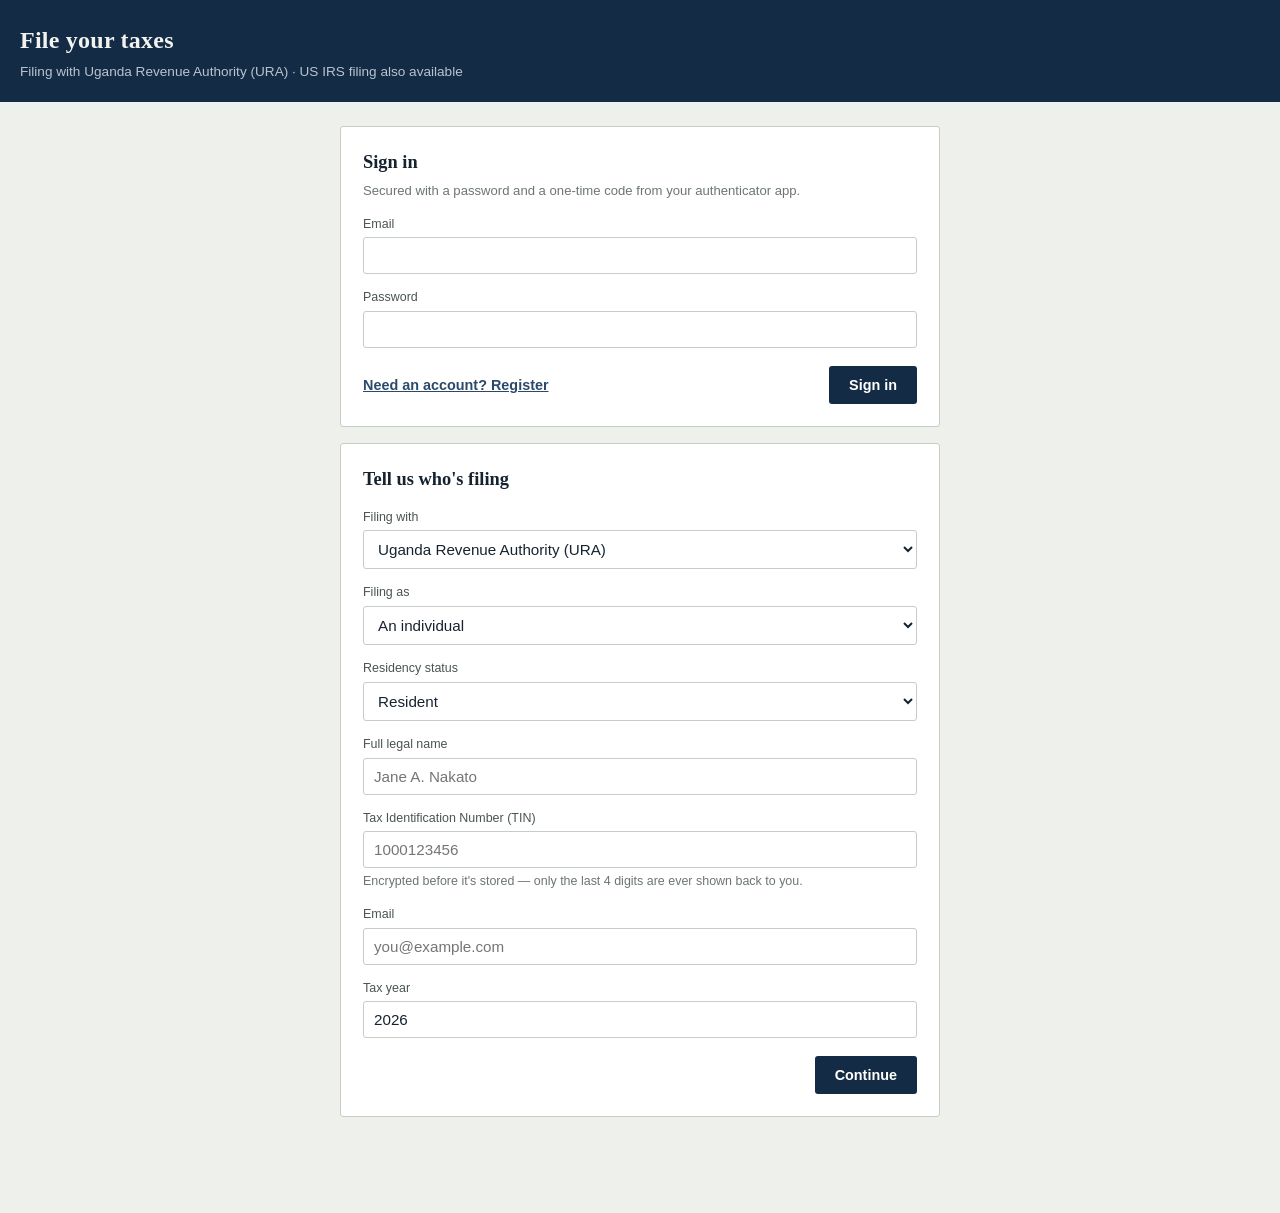
<file: index.html>
<!doctype html>
<html lang="en">
<head>
<meta charset="utf-8">
<meta name="viewport" content="width=device-width, initial-scale=1">
<title>File your taxes</title>
<style>
  :root{
    --ink:#16232F;
    --navy:#142B45;
    --navy-dim:#2B4A6B;
    --paper:#EEF0EC;
    --paper-raised:#FFFFFF;
    --line:#C7CCC4;
    --ochre:#A8791E;
    --good:#31614C;
    --bad:#9C3A2E;
    --radius:3px;
  }
  *{box-sizing:border-box;}
  body{
    margin:0;
    background:var(--paper);
    color:var(--ink);
    font-family:"Iowan Old Style","Georgia",serif;
    line-height:1.5;
  }
  .ui{font-family:-apple-system,"Segoe UI",Helvetica,Arial,sans-serif;}
  header{
    background:var(--navy);
    color:#F2F3EF;
    padding:22px 20px 20px;
    display:flex;justify-content:space-between;align-items:flex-start;
  }
  header h1{margin:0 0 4px;font-size:1.5rem;font-weight:600;letter-spacing:0.01em;}
  header p{margin:0;font-family:-apple-system,"Segoe UI",Helvetica,Arial,sans-serif;font-size:0.85rem;color:#B9C3CE;}
  #signOutBtn,#changePasswordBtn{background:none;border:1px solid #4A6B8A;color:#D7DEE5;border-radius:var(--radius);padding:6px 12px;font-family:-apple-system,sans-serif;font-size:0.78rem;cursor:pointer;}
  .steps{display:flex;font-family:-apple-system,"Segoe UI",Helvetica,Arial,sans-serif;font-size:0.75rem;border-bottom:1px solid var(--line);background:var(--paper-raised);}
  .step{flex:1;text-align:center;padding:10px 3px;color:#8A9088;border-bottom:2px solid transparent;}
  .step.active{color:var(--navy);border-bottom-color:var(--ochre);font-weight:600;}
  .step.done{color:var(--good);}
  main{max-width:640px;margin:0 auto;padding:24px 20px 80px;}
  .card{background:var(--paper-raised);border:1px solid var(--line);border-radius:var(--radius);padding:22px;margin-bottom:16px;}
  .card h2{margin:0 0 4px;font-size:1.15rem;font-weight:600;}
  .card .sub{font-family:-apple-system,sans-serif;font-size:0.82rem;color:#6C766F;margin:0 0 14px;}
  label{display:block;font-family:-apple-system,"Segoe UI",Helvetica,Arial,sans-serif;font-size:0.78rem;color:#4A554F;margin:14px 0 4px;}
  input,select{width:100%;padding:9px 10px;border:1px solid var(--line);border-radius:var(--radius);font-size:0.95rem;font-family:-apple-system,"Segoe UI",Helvetica,Arial,sans-serif;background:#fff;color:var(--ink);}
  input:focus,select:focus,button:focus{outline:2px solid var(--navy-dim);outline-offset:1px;}
  .row{display:flex;gap:12px;}
  .row > div{flex:1;}
  button{font-family:-apple-system,"Segoe UI",Helvetica,Arial,sans-serif;cursor:pointer;border:none;border-radius:var(--radius);padding:11px 20px;font-size:0.9rem;font-weight:600;}
  .btn-primary{background:var(--navy);color:#fff;}
  .btn-primary:hover{background:var(--navy-dim);}
  .btn-primary:disabled{background:#A9B2AC;cursor:not-allowed;}
  .btn-secondary{background:transparent;color:var(--navy);border:1px solid var(--navy);}
  .btn-text{background:none;color:var(--navy-dim);padding:6px 0;text-decoration:underline;}
  .actions{display:flex;justify-content:space-between;margin-top:18px;align-items:center;}

  .question{border-bottom:1px solid #E4E6E0;padding:14px 0;}
  .question:last-child{border-bottom:none;}
  .question .qtext{font-size:0.98rem;margin-bottom:8px;}
  .yn{display:flex;gap:8px;}
  .yn button{flex:1;background:#fff;border:1px solid var(--line);color:var(--ink);font-weight:500;padding:8px;}
  .yn button.selected{background:var(--navy);color:#fff;border-color:var(--navy);}
  .amount-reveal{margin-top:10px;display:flex;gap:8px;align-items:center;}
  .amount-reveal input{flex:1;}

  .upload-box{border:1px dashed var(--line);border-radius:var(--radius);padding:14px;text-align:center;font-family:-apple-system,sans-serif;font-size:0.82rem;color:#6C766F;margin-top:16px;}
  .upload-box input[type=file]{margin-top:8px;}
  .suggestion-card{background:#F6F5EF;border:1px solid var(--line);border-radius:var(--radius);padding:12px;margin-top:10px;font-family:-apple-system,sans-serif;font-size:0.85rem;}
  .suggestion-card .note{color:var(--ochre);font-size:0.78rem;margin:4px 0 8px;}
  .suggestion-card .row{gap:8px;}

  .item-row{display:flex;justify-content:space-between;align-items:center;padding:8px 0;border-bottom:1px solid #E4E6E0;font-family:-apple-system,"Segoe UI",Helvetica,Arial,sans-serif;font-size:0.88rem;}
  .item-row .amt{font-variant-numeric:tabular-nums;}
  .item-row button{background:none;border:none;color:var(--bad);font-size:1rem;padding:0 4px;font-weight:400;}

  .summary-line{display:flex;justify-content:space-between;font-family:-apple-system,"Segoe UI",Helvetica,Arial,sans-serif;padding:6px 0;font-size:0.9rem;}
  .summary-line.total{border-top:1px solid var(--line);margin-top:6px;padding-top:12px;font-size:1.1rem;font-weight:700;}
  .refund{color:var(--good);}
  .due{color:var(--bad);}

  .validation-panel{margin-top:16px;}
  .issue{display:flex;gap:8px;align-items:flex-start;padding:8px 10px;border-radius:var(--radius);font-family:-apple-system,sans-serif;font-size:0.82rem;margin-bottom:6px;}
  .issue.error{background:#F6E7E4;color:var(--bad);}
  .issue.warning{background:#F4EEDD;color:var(--ochre);}

  .disclaimer{font-family:-apple-system,"Segoe UI",Helvetica,Arial,sans-serif;font-size:0.72rem;color:#6C766F;background:#E3E6DE;border-radius:var(--radius);padding:10px 12px;margin-top:16px;}
  .confirmation{text-align:center;padding:10px 4px;}
  .confirmation .code{font-family:"SF Mono",Consolas,monospace;font-size:1.1rem;letter-spacing:0.03em;background:var(--paper);border:1px solid var(--line);border-radius:var(--radius);padding:10px;margin:14px 0;}

  .track-bar{display:flex;gap:4px;margin:16px 0;}
  .track-seg{flex:1;height:6px;border-radius:3px;background:#DDE1D8;}
  .track-seg.filled{background:var(--good);}
  .track-label{font-family:-apple-system,sans-serif;font-size:0.85rem;color:var(--ink);text-align:center;}

  .error{font-family:-apple-system,"Segoe UI",Helvetica,Arial,sans-serif;color:var(--bad);font-size:0.85rem;margin-top:10px;}
  .hint{font-family:-apple-system,sans-serif;font-size:0.78rem;color:#6C766F;margin-top:4px;}
  .hidden{display:none !important;}
</style>
</head>
<body>

<header>
  <div>
    <h1>File your taxes</h1>
    <p>Filing with Uganda Revenue Authority (URA) · US IRS filing also available</p>
  </div>
  <div class="hidden" id="accountActions" style="display:flex;gap:8px;">
    <button id="changePasswordBtn" onclick="openChangePassword()">Change password</button>
    <button id="signOutBtn" onclick="signOut()">Sign out</button>
  </div>
</header>

<div id="changePasswordOverlay" class="hidden" style="position:fixed;inset:0;background:rgba(22,35,47,0.55);display:flex;align-items:center;justify-content:center;padding:20px;z-index:50;">
  <div class="card ui" style="max-width:400px;width:100%;margin:0;">
    <h2>Change password</h2>
    <p class="sub">You're signed in — no email needed for this.</p>
    <label>Current password</label>
    <input type="password" id="cpCurrent" autocomplete="current-password">
    <label>New password <span class="hint">(10+ characters)</span></label>
    <input type="password" id="cpNew" autocomplete="new-password">
    <label>Confirm new password</label>
    <input type="password" id="cpConfirm" autocomplete="new-password">
    <div class="actions">
      <button class="btn-text" type="button" onclick="closeChangePassword()">Cancel</button>
      <button class="btn-primary" type="button" onclick="submitChangePassword()">Update password</button>
    </div>
    <div class="hint hidden" id="cpStatus"></div>
    <div class="error hidden" id="cpError"></div>
  </div>
</div>

<div class="steps ui hidden" id="stepper">
  <div class="step" data-step="1">Who's filing</div>
  <div class="step" data-step="2">Income</div>
  <div class="step" data-step="3">Deductions</div>
  <div class="step" data-step="4">Review</div>
  <div class="step" data-step="5">File</div>
</div>

<main>

  <!-- Step 0: Auth -->
  <section class="card" id="screen-0">
    <h2 id="authHeading">Sign in</h2>
    <p class="sub">Secured with a password and a one-time code from your authenticator app.</p>

    <div id="authLoginForm">
      <label>Email</label>
      <input type="email" id="authEmail">
      <label>Password</label>
      <input type="password" id="authPassword">
      <div class="actions">
        <button class="btn-text" onclick="toggleAuthMode()">Need an account? Register</button>
        <button class="btn-primary" onclick="doLogin()">Sign in</button>
      </div>
    </div>

    <div id="authRegisterForm" class="hidden">
      <label>Email</label>
      <input type="email" id="regEmail">
      <label>Password <span class="hint">(10+ characters)</span></label>
      <input type="password" id="regPassword">
      <div class="actions">
        <button class="btn-text" onclick="toggleAuthMode()">Already have an account? Sign in</button>
        <button class="btn-primary" onclick="doRegister()">Create account</button>
      </div>
    </div>

    <div id="mfaSetupForm" class="hidden">
      <p class="sub">Scan this into an authenticator app (Google Authenticator, Authy, 1Password), then enter the 6-digit code it shows.</p>
      <div class="upload-box" id="mfaUriBox" style="word-break:break-all;font-family:monospace;font-size:0.72rem;"></div>
      <label>6-digit code</label>
      <input type="text" id="mfaSetupCode" maxlength="6" inputmode="numeric">
      <div class="actions"><span></span><button class="btn-primary" onclick="confirmMfaSetup()">Enable MFA</button></div>
    </div>

    <div id="mfaLoginForm" class="hidden">
      <label>6-digit code from your authenticator app</label>
      <input type="text" id="mfaLoginCode" maxlength="6" inputmode="numeric">
      <div class="actions"><span></span><button class="btn-primary" onclick="confirmMfaLogin()">Verify</button></div>
    </div>

    <div class="error hidden" id="err-0"></div>
  </section>

  <!-- Step 1: Who's filing -->
  <section class="card hidden" id="screen-1">
    <h2>Tell us who's filing</h2>
    <label>Filing with</label>
    <select id="jurisdiction">
      <option value="UG_URA">Uganda Revenue Authority (URA)</option>
      <option value="US_IRS">United States (IRS)</option>
    </select>

    <label>Filing as</label>
    <select id="taxpayerType">
      <option value="individual">An individual</option>
      <option value="business">A business</option>
    </select>

    <div id="businessSubtypeWrap" class="hidden">
      <label>Business type</label>
      <select id="entitySubtype">
        <option value="sole_proprietor">Sole proprietor</option>
        <option value="llc">LLC</option>
        <option value="corporation">Corporation</option>
      </select>
      <p class="hint" id="presumptiveHint">Sole proprietors with turnover up to UGX 150,000,000/year are taxed under URA's simplified presumptive tax on turnover, not on profit.</p>
    </div>

    <div id="filingStatusWrap">
      <label id="filingStatusLabel">Residency status</label>
      <select id="filingStatus">
        <option value="resident">Resident</option>
        <option value="non_resident" disabled>Non-resident (not yet available)</option>
      </select>
    </div>

    <label id="nameLabel">Full legal name</label>
    <input type="text" id="legalName" placeholder="Jane A. Nakato">

    <label id="idLabel">Tax Identification Number (TIN)</label>
    <input type="text" id="taxId" placeholder="1000123456">
    <p class="hint">Encrypted before it's stored — only the last 4 digits are ever shown back to you.</p>

    <label>Email</label>
    <input type="email" id="email" placeholder="you@example.com">

    <div class="row">
      <div><label>Tax year</label><input type="number" id="taxYear" value="2026"></div>
    </div>

    <div class="actions">
      <span></span>
      <button class="btn-primary" onclick="startReturn()">Continue</button>
    </div>
    <div class="error hidden" id="err-1"></div>
  </section>

  <!-- Step 2: Income (interview style) -->
  <section class="card hidden" id="screen-2">
    <h2 id="incomeHeading">Let's talk about your income</h2>
    <p class="sub">Answer what applies to you — skip the rest.</p>
    <div id="incomeQuestions"></div>

    <div class="upload-box">
      Have a W-2 or 1099 on hand? Upload it and we'll try to read it for you.
      <br><input type="file" id="docFile" accept=".pdf,.jpg,.jpeg,.png">
      <select id="docType" style="margin-top:8px;">
        <option value="payslip">Payslip / employer statement</option>
        <option value="withholding_cert">Withholding tax certificate</option>
      </select>
      <div><button class="btn-secondary" style="margin-top:8px;" onclick="uploadDocument()">Upload &amp; scan</button></div>
      <div id="docSuggestions"></div>
    </div>

    <div class="actions">
      <button class="btn-secondary" onclick="goStep(1)">Back</button>
      <button class="btn-primary" onclick="goStep(3)">Continue</button>
    </div>
  </section>

  <!-- Step 3: Deductions / Expenses (interview style) -->
  <section class="card hidden" id="screen-3">
    <h2 id="deductionsHeading">A few questions about deductions</h2>
    <p class="sub" id="deductionNote"></p>
    <div id="deductionQuestions"></div>
    <div class="actions">
      <button class="btn-secondary" onclick="goStep(2)">Back</button>
      <button class="btn-primary" onclick="calculateAndReview()">Calculate</button>
    </div>
  </section>

  <!-- Step 4: Review -->
  <section class="card hidden" id="screen-4">
    <h2>Review your return</h2>
    <div class="summary-line"><span>Gross income</span><span id="sumGross">$0</span></div>
    <div class="summary-line"><span>Deductions</span><span id="sumDeductions">$0</span></div>
    <div class="summary-line"><span>Taxable income</span><span id="sumTaxable">$0</span></div>
    <div class="summary-line"><span>Effective rate</span><span id="sumRate">0%</span></div>
    <div class="summary-line total" id="sumFinalRow"><span id="sumFinalLabel">Amount due</span><span id="sumFinal">$0</span></div>

    <div class="validation-panel" id="validationPanel"></div>

    <p class="disclaimer">This is a simplified estimate for demonstration purposes and is not tax advice. Actual liability depends on rules this prototype does not model.</p>
    <div class="actions">
      <button class="btn-secondary" onclick="goStep(3)">Back</button>
      <button class="btn-primary" id="continueToFileBtn" onclick="goStep(5)">Continue to file</button>
    </div>
  </section>

  <!-- Step 5: Sign + Submit + Tracking -->
  <section class="card hidden" id="screen-5">
    <div id="signBlock">
      <h2>Sign your return</h2>
      <p class="ui" style="font-size:0.9rem;color:#4A554F;">Type your full legal name to sign — this is recorded with a timestamp and tied to this exact version of your numbers. If anything changes afterward, you'll need to sign again.</p>
      <label>Full legal name</label>
      <input type="text" id="signName">
      <div class="actions">
        <button class="btn-secondary" onclick="goStep(4)">Back</button>
        <button class="btn-primary" onclick="signReturn()">Sign</button>
      </div>
      <div class="error hidden" id="err-sign"></div>
    </div>

    <div id="preSubmit" class="hidden">
      <h2>File your return</h2>
      <p class="ui" style="font-size:0.9rem;color:#4A554F;">This sends your return for processing. You'll get a confirmation code once it's accepted, and can track its status right here.</p>
      <div class="actions">
        <button class="btn-secondary" onclick="unsign()">Back</button>
        <button class="btn-primary" onclick="submitReturn()">File now</button>
      </div>
    </div>

    <div id="confirmationBlock" class="confirmation hidden">
      <p>Your return has been accepted.</p>
      <div class="code" id="confirmationCode"></div>
      <div class="track-bar">
        <div class="track-seg" id="seg1"></div>
        <div class="track-seg" id="seg2"></div>
        <div class="track-seg" id="seg3"></div>
      </div>
      <p class="track-label" id="trackLabel">Checking status…</p>
      <p class="hint" id="trackNote"></p>
      <button class="btn-text" onclick="location.reload()">File another return</button>
    </div>
  </section>

</main>

<script>
const API = "/tax";
const AUTH_API = "/auth";
let sessionToken = null;
let pendingSessionToken = null;
let authMode = "login";
let state = { taxpayerId: null, returnId: null, taxpayerType: "individual", jurisdiction: "UG_URA" };

const $ = id => document.getElementById(id);
function money(n){
  const jurisdiction = state.jurisdiction || "UG_URA";
  if (jurisdiction === "UG_URA") return "UGX " + Math.round(Number(n)).toLocaleString();
  return "$" + Number(n).toLocaleString(undefined, {minimumFractionDigits:2, maximumFractionDigits:2});
}

// ---------------- Auth ----------------

function toggleAuthMode(){
  authMode = authMode === "login" ? "register" : "login";
  $("authLoginForm").classList.toggle("hidden", authMode !== "login");
  $("authRegisterForm").classList.toggle("hidden", authMode !== "register");
}

async function doRegister(){
  hideErr0();
  try{
    const res = await fetch(AUTH_API + "/register", {method:"POST", headers:{"Content-Type":"application/json"},
      body: JSON.stringify({email: $("regEmail").value.trim(), password: $("regPassword").value})});
    const data = await res.json();
    if (!res.ok) throw new Error(data.detail || "Registration failed");
    // Log them in immediately to get a session token to attach MFA setup to.
    const loginRes = await fetch(AUTH_API + "/login", {method:"POST", headers:{"Content-Type":"application/json"},
      body: JSON.stringify({email: $("regEmail").value.trim(), password: $("regPassword").value})});
    const loginData = await loginRes.json();
    pendingSessionToken = loginData.session_token;
    showMfaSetup(data.provisioning_uri, data.mfa_secret);
  }catch(e){ showErr0(e.message); }
}

function showMfaSetup(uri, secret){
  $("authLoginForm").classList.add("hidden");
  $("authRegisterForm").classList.add("hidden");
  $("mfaSetupForm").classList.remove("hidden");
  $("authHeading").textContent = "Set up two-factor authentication";
  $("mfaUriBox").textContent = uri + "\n\n(Manual entry key: " + secret + ")";
}

async function confirmMfaSetup(){
  hideErr0();
  try{
    const res = await fetch(AUTH_API + "/mfa/verify", {method:"POST", headers:{"Content-Type":"application/json"},
      body: JSON.stringify({session_token: pendingSessionToken, code: $("mfaSetupCode").value})});
    const data = await res.json();
    if (!res.ok) throw new Error(data.detail || "Could not verify code");
    sessionToken = pendingSessionToken;
    onAuthed();
  }catch(e){ showErr0(e.message); }
}

async function doLogin(){
  hideErr0();
  try{
    const res = await fetch(AUTH_API + "/login", {method:"POST", headers:{"Content-Type":"application/json"},
      body: JSON.stringify({email: $("authEmail").value.trim(), password: $("authPassword").value})});
    const data = await res.json();
    if (!res.ok) throw new Error(data.detail || "Sign in failed");
    if (data.mfa_required){
      pendingSessionToken = data.session_token;
      $("authLoginForm").classList.add("hidden");
      $("mfaLoginForm").classList.remove("hidden");
      $("authHeading").textContent = "Enter your authenticator code";
    } else {
      sessionToken = data.session_token;
      onAuthed();
    }
  }catch(e){ showErr0(e.message); }
}

async function confirmMfaLogin(){
  hideErr0();
  try{
    const res = await fetch(AUTH_API + "/mfa/verify", {method:"POST", headers:{"Content-Type":"application/json"},
      body: JSON.stringify({session_token: pendingSessionToken, code: $("mfaLoginCode").value})});
    const data = await res.json();
    if (!res.ok) throw new Error(data.detail || "Incorrect code");
    sessionToken = pendingSessionToken;
    onAuthed();
  }catch(e){ showErr0(e.message); }
}

function signOut(){ location.reload(); }
function showErr0(msg){ $("err-0").textContent = msg; $("err-0").classList.remove("hidden"); }
function hideErr0(){ $("err-0").classList.add("hidden"); }

function onAuthed(){
  $("screen-0").classList.add("hidden");
  $("stepper").classList.remove("hidden");
  $("accountActions").classList.remove("hidden");
  goStep(1);
}

function openChangePassword(){
  $("cpCurrent").value = ""; $("cpNew").value = ""; $("cpConfirm").value = "";
  $("cpError").classList.add("hidden"); $("cpStatus").classList.add("hidden");
  $("changePasswordOverlay").classList.remove("hidden");
}
function closeChangePassword(){ $("changePasswordOverlay").classList.add("hidden"); }

async function submitChangePassword(){
  $("cpError").classList.add("hidden"); $("cpStatus").classList.add("hidden");
  const current_password = $("cpCurrent").value;
  const new_password = $("cpNew").value;
  const confirm = $("cpConfirm").value;
  if (new_password.length < 10){ $("cpError").textContent = "New password must be at least 10 characters."; $("cpError").classList.remove("hidden"); return; }
  if (new_password !== confirm){ $("cpError").textContent = "The new passwords do not match."; $("cpError").classList.remove("hidden"); return; }
  try{
    const data = await authedFetch(AUTH_API + "/password/change", {method:"POST", headers:{"Content-Type":"application/json"},
      body: JSON.stringify({current_password, new_password})});
    $("cpStatus").textContent = data.message || "Password updated.";
    $("cpStatus").classList.remove("hidden");
    $("cpCurrent").value = ""; $("cpNew").value = ""; $("cpConfirm").value = "";
    setTimeout(closeChangePassword, 1800);
  }catch(e){
    $("cpError").textContent = e.message;
    $("cpError").classList.remove("hidden");
  }
}

async function authedFetch(path, opts={}){
  opts.headers = Object.assign({}, opts.headers, {Authorization: "Bearer " + sessionToken});
  const res = await fetch(path, opts);
  const data = await res.json();
  if (!res.ok) throw new Error(data.detail || "Something went wrong");
  return data;
}
async function api(method, path, body){
  return authedFetch(API + path, {
    method, headers: {"Content-Type":"application/json"},
    body: body ? JSON.stringify(body) : undefined
  });
}

// ---------------- Step navigation ----------------

function setStep(n){
  document.querySelectorAll(".step").forEach(s => {
    const step = Number(s.dataset.step);
    s.classList.toggle("active", step === n);
    s.classList.toggle("done", step < n);
  });
  for (let i=1;i<=5;i++) $("screen-"+i).classList.toggle("hidden", i !== n);
}
function goStep(n){ setStep(n); }

function updateFieldLabels(){
  const isBiz = $("taxpayerType").value === "business";
  const isUG = $("jurisdiction").value === "UG_URA";
  $("businessSubtypeWrap").classList.toggle("hidden", !isBiz);
  $("filingStatusWrap").classList.toggle("hidden", isBiz);
  $("nameLabel").textContent = isBiz ? "Registered business name" : "Full legal name";
  $("legalName").placeholder = isBiz ? (isUG ? "Nakato Traders Ltd" : "Acme Trading LLC") : (isUG ? "Jane A. Nakato" : "Jane A. Doe");
  if (isUG){
    $("idLabel").textContent = "Tax Identification Number (TIN)";
    $("taxId").placeholder = "1000123456";
    $("filingStatusLabel").textContent = "Residency status";
    $("filingStatus").innerHTML = `<option value="resident">Resident</option><option value="non_resident" disabled>Non-resident (not yet available — pending verification)</option>`;
  } else {
    $("idLabel").textContent = isBiz ? "Employer Identification Number (EIN)" : "Social Security Number";
    $("taxId").placeholder = isBiz ? "00-0000000" : "000-00-0000";
    $("filingStatusLabel").textContent = "Filing status";
    $("filingStatus").innerHTML = `<option value="single">Single</option><option value="married_joint">Married, filing jointly</option><option value="head_of_household">Head of household</option>`;
  }
  const docTypeSelect = $("docType");
  if (docTypeSelect){
    docTypeSelect.innerHTML = isUG
      ? `<option value="payslip">Payslip / employer statement</option><option value="withholding_cert">Withholding tax certificate</option>`
      : `<option value="w2">W-2</option><option value="1099">1099</option>`;
  }
}
$("taxpayerType").addEventListener("change", updateFieldLabels);
$("jurisdiction").addEventListener("change", updateFieldLabels);
updateFieldLabels();

// ---------------- Interview-style questions ----------------

const UG_INDIVIDUAL_INCOME_Q = [
  {category:"Employment income", text:"Did you earn employment income (salary/wages) this year?"},
  {category:"Business/trading income", text:"Did you earn income from a trade or business you run personally?"},
  {category:"Rental income", text:"Did you earn rental income from property?"},
  {category:"Other income", text:"Any other income — commissions, freelance work, interest?"},
];
const US_INDIVIDUAL_INCOME_Q = [
  {category:"Wages (W-2)", text:"Did you receive a W-2 from an employer this year?"},
  {category:"Self-employment income", text:"Did you earn any self-employment or freelance income?"},
  {category:"Interest / dividends", text:"Did you earn interest or dividends from a bank or investment account?"},
  {category:"Other income", text:"Any other income — gig work, rental income, prizes?"},
];
const BUSINESS_INCOME_Q = [
  {category:"Business revenue", text:"What was your total business revenue (turnover) this year?", always:true},
];
const UG_INDIVIDUAL_DEDUCTION_Q = [
  {category:"NSSF contribution", text:"Did you make voluntary NSSF contributions beyond the mandatory employer deduction?"},
  {category:"Mortgage interest relief", text:"Did you pay mortgage interest on an owner-occupied home loan?"},
  {category:"Charitable donations", text:"Did you donate to a URA-exempt charitable organization?"},
];
const US_INDIVIDUAL_DEDUCTION_Q = [
  {category:"Mortgage interest", text:"Did you pay mortgage interest on a home this year?"},
  {category:"Charitable giving", text:"Did you make any charitable donations?"},
  {category:"State/local taxes", text:"Did you pay state or local taxes worth deducting?"},
  {category:"Medical expenses", text:"Did you have significant medical expenses?"},
];
const BUSINESS_EXPENSE_Q = [
  {category:"Cost of goods sold", text:"What did the goods or materials you sold cost you?"},
  {category:"Rent", text:"Did you pay rent for a business space?"},
  {category:"Payroll", text:"Did you pay any employees or contractors?"},
  {category:"Supplies", text:"Did you buy business supplies or equipment?"},
];

function renderQuestions(containerId, questions, itemKind){
  const el = $(containerId);
  el.innerHTML = "";
  questions.forEach((q, idx) => {
    const qid = containerId + "_" + idx;
    const wrap = document.createElement("div");
    wrap.className = "question";
    wrap.innerHTML = `
      <div class="qtext">${q.text}</div>
      <div class="yn ${q.always ? 'hidden' : ''}">
        <button type="button" data-val="yes">Yes</button>
        <button type="button" data-val="no">No</button>
      </div>
      <div class="amount-reveal ${q.always ? '' : 'hidden'}">
        <input type="number" placeholder="Amount" id="${qid}_amt">
        <button class="btn-secondary" type="button" onclick="commitAnswer('${qid}','${q.category}','${itemKind}')">Add</button>
      </div>
    `;
    el.appendChild(wrap);
    if (!q.always){
      const yesBtn = wrap.querySelector('[data-val="yes"]');
      const noBtn = wrap.querySelector('[data-val="no"]');
      const reveal = wrap.querySelector(".amount-reveal");
      yesBtn.onclick = () => { yesBtn.classList.add("selected"); noBtn.classList.remove("selected"); reveal.classList.remove("hidden"); };
      noBtn.onclick = () => { noBtn.classList.add("selected"); yesBtn.classList.remove("selected"); reveal.classList.add("hidden"); };
    }
  });
}

async function commitAnswer(qid, category, itemKind){
  const amt = parseFloat($(qid + "_amt").value);
  if (!amt || amt <= 0) return;
  await api("POST", `/returns/${state.returnId}/line-items`, {item_kind: itemKind, category, amount: amt});
  $(qid + "_amt").value = "";
  $(qid + "_amt").disabled = true;
  $(qid + "_amt").nextElementSibling.textContent = "Added ✓";
  $(qid + "_amt").nextElementSibling.disabled = true;
}

function setupInterview(){
  const isBiz = state.taxpayerType === "business";
  const isUG = state.jurisdiction === "UG_URA";
  renderQuestions("incomeQuestions", isBiz ? BUSINESS_INCOME_Q : (isUG ? UG_INDIVIDUAL_INCOME_Q : US_INDIVIDUAL_INCOME_Q), "income");
  $("incomeHeading").textContent = isBiz ? "Let's talk about your revenue" : "Let's talk about your income";
  renderQuestions("deductionQuestions", isBiz ? BUSINESS_EXPENSE_Q : (isUG ? UG_INDIVIDUAL_DEDUCTION_Q : US_INDIVIDUAL_DEDUCTION_Q), isBiz ? "expense" : "deduction");
  $("deductionsHeading").textContent = isBiz ? "A few questions about expenses" : "A few questions about deductions";
  if (isBiz){
    $("deductionNote").textContent = isUG
      ? "If your turnover is UGX 150,000,000 or less, sole proprietors are taxed under presumptive tax on turnover — expenses won't change what's owed in that case, but tracking them is still good practice."
      : "Sole proprietors: profit after expenses is taxed here at the self-employment rate; income tax on that profit is filed on your personal return.";
  } else {
    $("deductionNote").textContent = isUG
      ? "Uganda's tax-free threshold already covers most individual relief — these are the main additional deductions URA allows."
      : "You'll automatically get the larger of your itemized deductions or the standard deduction — no need to total those yourself.";
  }
}

// ---------------- Registration flow ----------------

async function startReturn(){
  $("err-1").classList.add("hidden");
  state.taxpayerType = $("taxpayerType").value;
  state.jurisdiction = $("jurisdiction").value;
  const body = {
    taxpayer_type: state.taxpayerType,
    legal_name: $("legalName").value.trim(),
    tax_id: $("taxId").value.trim(),
    email: $("email").value.trim(),
    jurisdiction: state.jurisdiction,
  };
  if (state.taxpayerType === "business") body.entity_subtype = $("entitySubtype").value;
  if (!body.legal_name || !body.tax_id || !body.email){
    $("err-1").textContent = "Please fill in all fields.";
    $("err-1").classList.remove("hidden");
    return;
  }
  try{
    const tp = await api("POST", "/taxpayers", body);
    state.taxpayerId = tp.id;
    const retBody = { taxpayer_id: tp.id, tax_year: Number($("taxYear").value) };
    if (state.taxpayerType === "individual") retBody.filing_status = $("filingStatus").value;
    const ret = await api("POST", "/returns", retBody);
    state.returnId = ret.id;
    setupInterview();
    goStep(2);
  }catch(e){
    $("err-1").textContent = e.message;
    $("err-1").classList.remove("hidden");
  }
}

// ---------------- Document upload ----------------

async function uploadDocument(){
  const fileInput = $("docFile");
  if (!fileInput.files.length) return;
  const fd = new FormData();
  fd.append("doc_type", $("docType").value);
  fd.append("file", fileInput.files[0]);
  try{
    const data = await authedFetch(`${API}/returns/${state.returnId}/documents`, {method:"POST", body: fd});
    const box = $("docSuggestions");
    box.innerHTML = "";
    (data.suggested_items || []).forEach((item, idx) => {
      const div = document.createElement("div");
      div.className = "suggestion-card";
      div.innerHTML = `
        <strong>${item.category}</strong>
        <div class="note">${item.note || ""}</div>
        <div class="row">
          <input type="number" placeholder="Amount" id="suggest_${idx}">
          <button class="btn-secondary" onclick="confirmSuggestion(${idx}, '${item.category}', '${item.item_kind}')">Add to my return</button>
        </div>`;
      box.appendChild(div);
    });
  }catch(e){ alert(e.message); }
}

async function confirmSuggestion(idx, category, itemKind){
  const amt = parseFloat($("suggest_" + idx).value);
  if (!amt || amt <= 0) return;
  await api("POST", `/returns/${state.returnId}/line-items`, {item_kind: itemKind, category, amount: amt});
  $("suggest_" + idx).disabled = true;
}

// ---------------- Calculate, review, validate ----------------

async function calculateAndReview(){
  const ret = await api("POST", `/returns/${state.returnId}/calculate`);
  const calc = ret.latest_calculation;
  $("sumGross").textContent = money(calc.gross_income);
  $("sumDeductions").textContent = money(calc.total_deductions);
  $("sumTaxable").textContent = money(calc.taxable_income);
  $("sumRate").textContent = calc.effective_rate + "%";
  if (calc.refund_amount > 0){
    $("sumFinalLabel").textContent = "Estimated refund";
    $("sumFinal").textContent = money(calc.refund_amount);
    $("sumFinal").className = "refund";
  } else {
    $("sumFinalLabel").textContent = "Amount due";
    $("sumFinal").textContent = money(calc.amount_due);
    $("sumFinal").className = "due";
  }
  renderValidation(ret.validation);
  goStep(4);
}

function renderValidation(issues){
  const panel = $("validationPanel");
  panel.innerHTML = "";
  const hasError = issues.some(i => i.severity === "error");
  if (issues.length === 0){
    panel.innerHTML = `<div class="issue" style="background:#E5EDE7;color:var(--good);">No issues found — ready to file.</div>`;
  } else {
    issues.forEach(i => {
      const div = document.createElement("div");
      div.className = "issue " + i.severity;
      div.textContent = (i.severity === "error" ? "⚠ " : "ⓘ ") + i.message;
      panel.appendChild(div);
    });
  }
  $("continueToFileBtn").disabled = hasError;
}

// ---------------- Sign, submit + tracking ----------------

async function signReturn(){
  $("err-sign").classList.add("hidden");
  const name = $("signName").value.trim();
  if (!name){ $("err-sign").textContent = "Enter your full legal name."; $("err-sign").classList.remove("hidden"); return; }
  try{
    await api("POST", `/returns/${state.returnId}/sign`, {typed_name: name});
    $("signBlock").classList.add("hidden");
    $("preSubmit").classList.remove("hidden");
  }catch(e){ $("err-sign").textContent = e.message; $("err-sign").classList.remove("hidden"); }
}
function unsign(){ $("preSubmit").classList.add("hidden"); $("signBlock").classList.remove("hidden"); }

async function submitReturn(){
  try{
    const ret = await api("POST", `/returns/${state.returnId}/submit`);
    $("preSubmit").classList.add("hidden");
    $("confirmationCode").textContent = ret.submission.confirmation_code;
    $("confirmationBlock").classList.remove("hidden");
    pollTracking();
  }catch(e){ alert(e.message); }
}

async function pollTracking(){
  try{
    const t = await api("GET", `/returns/${state.returnId}/track`);
    const stageIndex = {accepted:1, processing:2, completed:3}[t.stage] || 1;
    for (let i=1;i<=3;i++) $("seg"+i).classList.toggle("filled", i <= stageIndex);
    $("trackLabel").textContent = t.label;
    $("trackNote").textContent = t.note;
    if (t.stage !== "completed") setTimeout(pollTracking, 15000);
  }catch(e){ /* tracking is best-effort */ }
}

setStep(1);
</script>

</body>
</html>
</file>
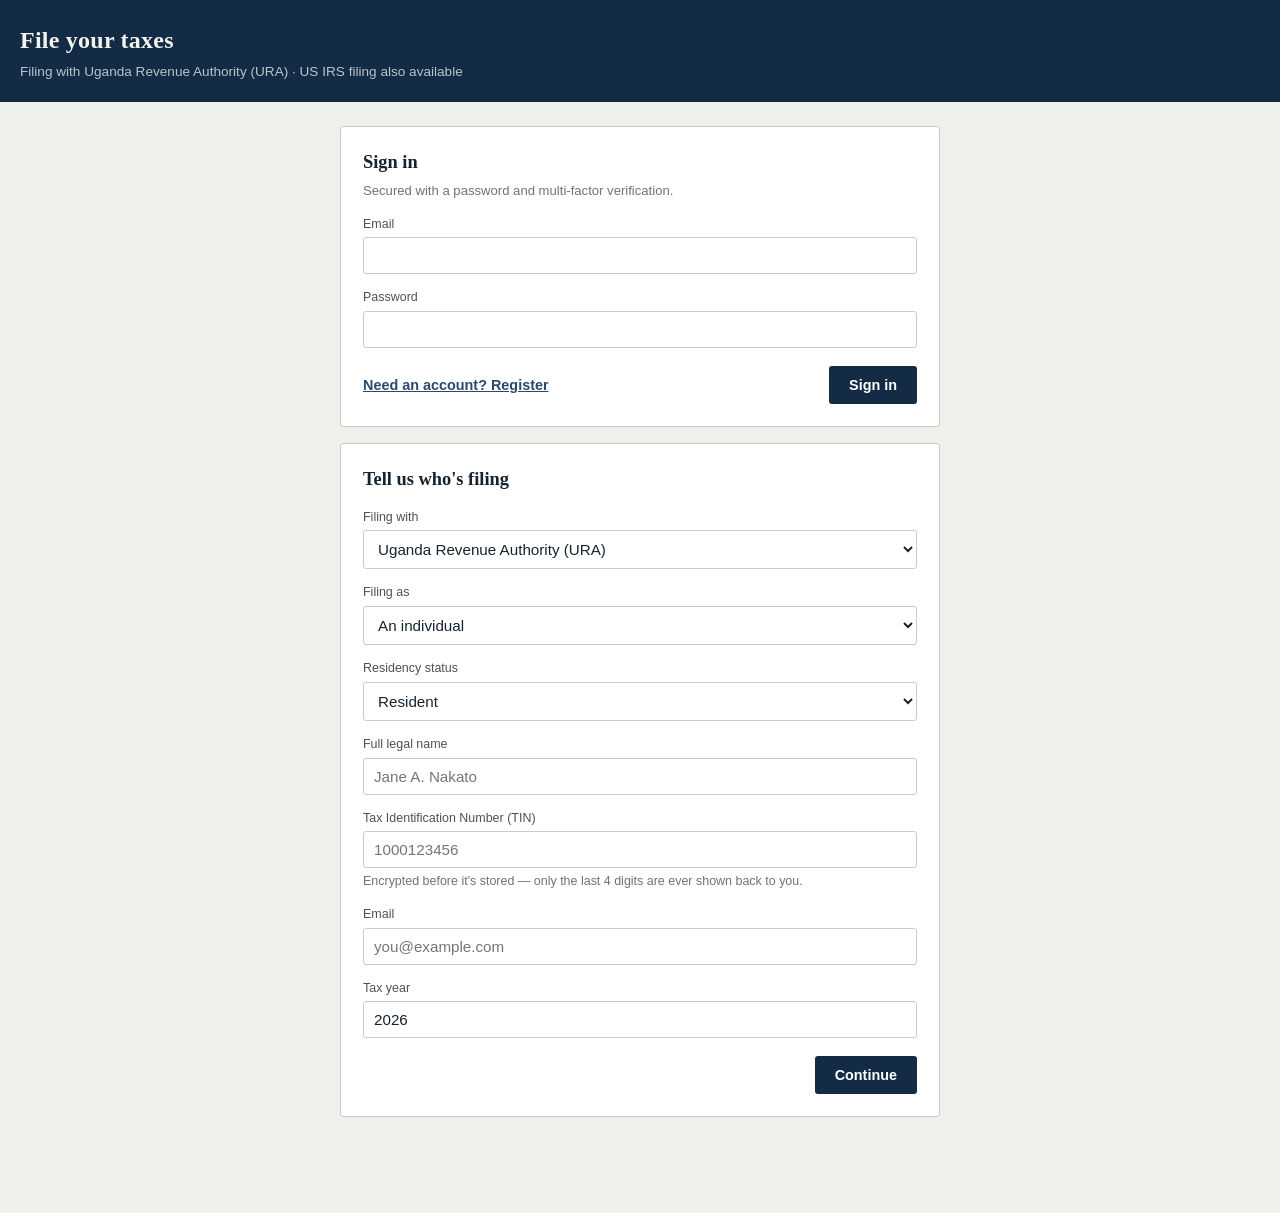
<file: static/index.html>
<!doctype html>
<html lang="en">
<head>
<meta charset="utf-8">
<meta name="viewport" content="width=device-width, initial-scale=1">
<title>File your taxes</title>
<style>
  :root{
    --ink:#16232F;
    --navy:#142B45;
    --navy-dim:#2B4A6B;
    --paper:#EEF0EC;
    --paper-raised:#FFFFFF;
    --line:#C7CCC4;
    --ochre:#A8791E;
    --good:#31614C;
    --bad:#9C3A2E;
    --radius:3px;
  }
  *{box-sizing:border-box;}
  body{
    margin:0;
    background:var(--paper);
    color:var(--ink);
    font-family:"Iowan Old Style","Georgia",serif;
    line-height:1.5;
  }
  .ui{font-family:-apple-system,"Segoe UI",Helvetica,Arial,sans-serif;}
  header{
    background:var(--navy);
    color:#F2F3EF;
    padding:22px 20px 20px;
    display:flex;justify-content:space-between;align-items:flex-start;
  }
  header h1{margin:0 0 4px;font-size:1.5rem;font-weight:600;letter-spacing:0.01em;}
  header p{margin:0;font-family:-apple-system,"Segoe UI",Helvetica,Arial,sans-serif;font-size:0.85rem;color:#B9C3CE;}
  #signOutBtn,#changePasswordBtn{background:none;border:1px solid #4A6B8A;color:#D7DEE5;border-radius:var(--radius);padding:6px 12px;font-family:-apple-system,sans-serif;font-size:0.78rem;cursor:pointer;}
  .steps{display:flex;font-family:-apple-system,"Segoe UI",Helvetica,Arial,sans-serif;font-size:0.75rem;border-bottom:1px solid var(--line);background:var(--paper-raised);}
  .step{flex:1;text-align:center;padding:10px 3px;color:#8A9088;border-bottom:2px solid transparent;}
  .step.active{color:var(--navy);border-bottom-color:var(--ochre);font-weight:600;}
  .step.done{color:var(--good);}
  main{max-width:640px;margin:0 auto;padding:24px 20px 80px;}
  .card{background:var(--paper-raised);border:1px solid var(--line);border-radius:var(--radius);padding:22px;margin-bottom:16px;}
  .card h2{margin:0 0 4px;font-size:1.15rem;font-weight:600;}
  .card .sub{font-family:-apple-system,sans-serif;font-size:0.82rem;color:#6C766F;margin:0 0 14px;}
  label{display:block;font-family:-apple-system,"Segoe UI",Helvetica,Arial,sans-serif;font-size:0.78rem;color:#4A554F;margin:14px 0 4px;}
  input,select{width:100%;padding:9px 10px;border:1px solid var(--line);border-radius:var(--radius);font-size:0.95rem;font-family:-apple-system,"Segoe UI",Helvetica,Arial,sans-serif;background:#fff;color:var(--ink);}
  input:focus,select:focus,button:focus{outline:2px solid var(--navy-dim);outline-offset:1px;}
  .row{display:flex;gap:12px;}
  .row > div{flex:1;}
  button{font-family:-apple-system,"Segoe UI",Helvetica,Arial,sans-serif;cursor:pointer;border:none;border-radius:var(--radius);padding:11px 20px;font-size:0.9rem;font-weight:600;}
  .btn-primary{background:var(--navy);color:#fff;}
  .btn-primary:hover{background:var(--navy-dim);}
  .btn-primary:disabled{background:#A9B2AC;cursor:not-allowed;}
  .btn-secondary{background:transparent;color:var(--navy);border:1px solid var(--navy);}
  .btn-text{background:none;color:var(--navy-dim);padding:6px 0;text-decoration:underline;}
  .actions{display:flex;justify-content:space-between;margin-top:18px;align-items:center;}

  .question{border-bottom:1px solid #E4E6E0;padding:14px 0;}
  .question:last-child{border-bottom:none;}
  .question .qtext{font-size:0.98rem;margin-bottom:8px;}
  .yn{display:flex;gap:8px;}
  .yn button{flex:1;background:#fff;border:1px solid var(--line);color:var(--ink);font-weight:500;padding:8px;}
  .yn button.selected{background:var(--navy);color:#fff;border-color:var(--navy);}
  .amount-reveal{margin-top:10px;display:flex;gap:8px;align-items:center;}
  .amount-reveal input{flex:1;}

  .upload-box{border:1px dashed var(--line);border-radius:var(--radius);padding:14px;text-align:center;font-family:-apple-system,sans-serif;font-size:0.82rem;color:#6C766F;margin-top:16px;}
  .upload-box input[type=file]{margin-top:8px;}
  .suggestion-card{background:#F6F5EF;border:1px solid var(--line);border-radius:var(--radius);padding:12px;margin-top:10px;font-family:-apple-system,sans-serif;font-size:0.85rem;}
  .suggestion-card .note{color:var(--ochre);font-size:0.78rem;margin:4px 0 8px;}
  .suggestion-card .row{gap:8px;}

  .item-row{display:flex;justify-content:space-between;align-items:center;padding:8px 0;border-bottom:1px solid #E4E6E0;font-family:-apple-system,"Segoe UI",Helvetica,Arial,sans-serif;font-size:0.88rem;}
  .item-row .amt{font-variant-numeric:tabular-nums;}
  .item-row button{background:none;border:none;color:var(--bad);font-size:1rem;padding:0 4px;font-weight:400;}

  .summary-line{display:flex;justify-content:space-between;font-family:-apple-system,"Segoe UI",Helvetica,Arial,sans-serif;padding:6px 0;font-size:0.9rem;}
  .summary-line.total{border-top:1px solid var(--line);margin-top:6px;padding-top:12px;font-size:1.1rem;font-weight:700;}
  .refund{color:var(--good);}
  .due{color:var(--bad);}

  .validation-panel{margin-top:16px;}
  .issue{display:flex;gap:8px;align-items:flex-start;padding:8px 10px;border-radius:var(--radius);font-family:-apple-system,sans-serif;font-size:0.82rem;margin-bottom:6px;}
  .issue.error{background:#F6E7E4;color:var(--bad);}
  .issue.warning{background:#F4EEDD;color:var(--ochre);}

  .disclaimer{font-family:-apple-system,"Segoe UI",Helvetica,Arial,sans-serif;font-size:0.72rem;color:#6C766F;background:#E3E6DE;border-radius:var(--radius);padding:10px 12px;margin-top:16px;}
  .confirmation{text-align:center;padding:10px 4px;}
  .confirmation .code{font-family:"SF Mono",Consolas,monospace;font-size:1.1rem;letter-spacing:0.03em;background:var(--paper);border:1px solid var(--line);border-radius:var(--radius);padding:10px;margin:14px 0;}

  .track-bar{display:flex;gap:4px;margin:16px 0;}
  .track-seg{flex:1;height:6px;border-radius:3px;background:#DDE1D8;}
  .track-seg.filled{background:var(--good);}
  .track-label{font-family:-apple-system,sans-serif;font-size:0.85rem;color:var(--ink);text-align:center;}

  .error{font-family:-apple-system,"Segoe UI",Helvetica,Arial,sans-serif;color:var(--bad);font-size:0.85rem;margin-top:10px;}
  .hint{font-family:-apple-system,sans-serif;font-size:0.78rem;color:#6C766F;margin-top:4px;}
  .hidden{display:none !important;}
</style>
</head>
<body>

<header>
  <div>
    <h1>File your taxes</h1>
    <p>Filing with Uganda Revenue Authority (URA) · US IRS filing also available</p>
  </div>
  <div class="hidden" id="accountActions" style="display:flex;gap:8px;">
    <button id="changePasswordBtn" onclick="openChangePassword()">Change password</button>
    <button id="signOutBtn" onclick="signOut()">Sign out</button>
  </div>
</header>

<div id="changePasswordOverlay" class="hidden" style="position:fixed;inset:0;background:rgba(22,35,47,0.55);display:flex;align-items:center;justify-content:center;padding:20px;z-index:50;">
  <div class="card ui" style="max-width:400px;width:100%;margin:0;">
    <h2>Change password</h2>
    <p class="sub">You're signed in — no email needed for this.</p>
    <label>Current password</label>
    <input type="password" id="cpCurrent" autocomplete="current-password">
    <label>New password <span class="hint">(10+ characters)</span></label>
    <input type="password" id="cpNew" autocomplete="new-password">
    <label>Confirm new password</label>
    <input type="password" id="cpConfirm" autocomplete="new-password">
    <div class="actions">
      <button class="btn-text" type="button" onclick="closeChangePassword()">Cancel</button>
      <button class="btn-primary" type="button" onclick="submitChangePassword()">Update password</button>
    </div>
    <div class="hint hidden" id="cpStatus"></div>
    <div class="error hidden" id="cpError"></div>
  </div>
</div>

<div class="steps ui hidden" id="stepper">
  <div class="step" data-step="1">Who's filing</div>
  <div class="step" data-step="2">Income</div>
  <div class="step" data-step="3">Deductions</div>
  <div class="step" data-step="4">Review</div>
  <div class="step" data-step="5">File</div>
</div>

<main>

  <!-- Step 0: Auth -->
  <section class="card" id="screen-0">
    <h2 id="authHeading">Sign in</h2>
    <p class="sub" id="authMfaIntro">Secured with a password and multi-factor verification.</p>

    <div id="authLoginForm">
      <label>Email</label>
      <input type="email" id="authEmail">
      <label>Password</label>
      <input type="password" id="authPassword">
      <div class="actions">
        <button class="btn-text" onclick="toggleAuthMode()">Need an account? Register</button>
        <button class="btn-primary" onclick="doLogin()">Sign in</button>
      </div>
    </div>

    <div id="authRegisterForm" class="hidden">
      <label>Email</label>
      <input type="email" id="regEmail">
      <label>Password <span class="hint">(10+ characters)</span></label>
      <input type="password" id="regPassword">
      <div class="actions">
        <button class="btn-text" onclick="toggleAuthMode()">Already have an account? Sign in</button>
        <button class="btn-primary" onclick="doRegister()">Create account</button>
      </div>
    </div>

    <div id="mfaSetupForm" class="hidden">
      <p class="sub">Scan this into an authenticator app (Google Authenticator, Authy, 1Password), then enter the 6-digit code it shows.</p>
      <div class="upload-box" id="mfaUriBox" style="word-break:break-all;font-family:monospace;font-size:0.72rem;"></div>
      <label>6-digit code</label>
      <input type="text" id="mfaSetupCode" maxlength="6" inputmode="numeric">
      <div class="actions"><span></span><button class="btn-primary" onclick="confirmMfaSetup()">Enable MFA</button></div>
    </div>

    <div id="mfaLoginForm" class="hidden">
      <label id="mfaLoginLabel">6-digit code from your authenticator app</label>
      <input type="text" id="mfaLoginCode" maxlength="6" inputmode="numeric">
      <div class="actions"><span></span><button class="btn-primary" onclick="confirmMfaLogin()">Verify</button></div>
    </div>

    <div class="error hidden" id="err-0"></div>
  </section>

  <!-- Step 1: Who's filing -->
  <section class="card hidden" id="screen-1">
    <h2>Tell us who's filing</h2>
    <label>Filing with</label>
    <select id="jurisdiction">
      <option value="UG_URA">Uganda Revenue Authority (URA)</option>
      <option value="US_IRS">United States (IRS)</option>
    </select>

    <label>Filing as</label>
    <select id="taxpayerType">
      <option value="individual">An individual</option>
      <option value="business">A business</option>
    </select>

    <div id="businessSubtypeWrap" class="hidden">
      <label>Business type</label>
      <select id="entitySubtype">
        <option value="sole_proprietor">Sole proprietor</option>
        <option value="llc">LLC</option>
        <option value="corporation">Corporation</option>
      </select>
      <p class="hint" id="presumptiveHint">Sole proprietors with turnover up to UGX 150,000,000/year are taxed under URA's simplified presumptive tax on turnover, not on profit.</p>
    </div>

    <div id="filingStatusWrap">
      <label id="filingStatusLabel">Residency status</label>
      <select id="filingStatus">
        <option value="resident">Resident</option>
        <option value="non_resident" disabled>Non-resident (not yet available)</option>
      </select>
    </div>

    <label id="nameLabel">Full legal name</label>
    <input type="text" id="legalName" placeholder="Jane A. Nakato">

    <label id="idLabel">Tax Identification Number (TIN)</label>
    <input type="text" id="taxId" placeholder="1000123456">
    <p class="hint">Encrypted before it's stored — only the last 4 digits are ever shown back to you.</p>

    <label>Email</label>
    <input type="email" id="email" placeholder="you@example.com">

    <div class="row">
      <div><label>Tax year</label><input type="number" id="taxYear" value="2026"></div>
    </div>

    <div class="actions">
      <span></span>
      <button class="btn-primary" onclick="startReturn()">Continue</button>
    </div>
    <div class="error hidden" id="err-1"></div>
  </section>

  <!-- Step 2: Income (interview style) -->
  <section class="card hidden" id="screen-2">
    <h2 id="incomeHeading">Let's talk about your income</h2>
    <p class="sub">Answer what applies to you — skip the rest.</p>
    <div id="incomeQuestions"></div>

    <div class="upload-box">
      Have a W-2 or 1099 on hand? Upload it and we'll try to read it for you.
      <br><input type="file" id="docFile" accept=".pdf,.jpg,.jpeg,.png">
      <select id="docType" style="margin-top:8px;">
        <option value="payslip">Payslip / employer statement</option>
        <option value="withholding_cert">Withholding tax certificate</option>
      </select>
      <div><button class="btn-secondary" style="margin-top:8px;" onclick="uploadDocument()">Upload &amp; scan</button></div>
      <div id="docSuggestions"></div>
    </div>

    <div class="actions">
      <button class="btn-secondary" onclick="goStep(1)">Back</button>
      <button class="btn-primary" onclick="goStep(3)">Continue</button>
    </div>
  </section>

  <!-- Step 3: Deductions / Expenses (interview style) -->
  <section class="card hidden" id="screen-3">
    <h2 id="deductionsHeading">A few questions about deductions</h2>
    <p class="sub" id="deductionNote"></p>
    <div id="deductionQuestions"></div>
    <div class="actions">
      <button class="btn-secondary" onclick="goStep(2)">Back</button>
      <button class="btn-primary" onclick="calculateAndReview()">Calculate</button>
    </div>
  </section>

  <!-- Step 4: Review -->
  <section class="card hidden" id="screen-4">
    <h2>Review your return</h2>
    <div class="summary-line"><span>Gross income</span><span id="sumGross">$0</span></div>
    <div class="summary-line"><span>Deductions</span><span id="sumDeductions">$0</span></div>
    <div class="summary-line"><span>Taxable income</span><span id="sumTaxable">$0</span></div>
    <div class="summary-line"><span>Effective rate</span><span id="sumRate">0%</span></div>
    <div class="summary-line total" id="sumFinalRow"><span id="sumFinalLabel">Amount due</span><span id="sumFinal">$0</span></div>

    <div class="validation-panel" id="validationPanel"></div>

    <p class="disclaimer">This is a simplified estimate for demonstration purposes and is not tax advice. Actual liability depends on rules this prototype does not model.</p>
    <div class="actions">
      <button class="btn-secondary" onclick="goStep(3)">Back</button>
      <button class="btn-primary" id="continueToFileBtn" onclick="goStep(5)">Continue to file</button>
    </div>
  </section>

  <!-- Step 5: Sign + Submit + Tracking -->
  <section class="card hidden" id="screen-5">
    <div id="signBlock">
      <h2>Sign your return</h2>
      <p class="ui" style="font-size:0.9rem;color:#4A554F;">Type your full legal name to sign — this is recorded with a timestamp and tied to this exact version of your numbers. If anything changes afterward, you'll need to sign again.</p>
      <label>Full legal name</label>
      <input type="text" id="signName">
      <div class="actions">
        <button class="btn-secondary" onclick="goStep(4)">Back</button>
        <button class="btn-primary" onclick="signReturn()">Sign</button>
      </div>
      <div class="error hidden" id="err-sign"></div>
    </div>

    <div id="preSubmit" class="hidden">
      <h2>File your return</h2>
      <p class="ui" style="font-size:0.9rem;color:#4A554F;">This sends your return for processing. You'll get a confirmation code once it's accepted, and can track its status right here.</p>
      <div class="actions">
        <button class="btn-secondary" onclick="unsign()">Back</button>
        <button class="btn-primary" onclick="submitReturn()">File now</button>
      </div>
    </div>

    <div id="confirmationBlock" class="confirmation hidden">
      <p>Your return has been accepted.</p>
      <div class="code" id="confirmationCode"></div>
      <div class="track-bar">
        <div class="track-seg" id="seg1"></div>
        <div class="track-seg" id="seg2"></div>
        <div class="track-seg" id="seg3"></div>
      </div>
      <p class="track-label" id="trackLabel">Checking status…</p>
      <p class="hint" id="trackNote"></p>
      <button class="btn-text" onclick="location.reload()">File another return</button>
    </div>
  </section>

</main>

<script>
const API = "/tax";
const AUTH_API = "/auth";
let sessionToken = null;
let pendingSessionToken = null;
let authMode = "login";
let state = { taxpayerId: null, returnId: null, taxpayerType: "individual", jurisdiction: "UG_URA" };

const $ = id => document.getElementById(id);
function money(n){
  const jurisdiction = state.jurisdiction || "UG_URA";
  if (jurisdiction === "UG_URA") return "UGX " + Math.round(Number(n)).toLocaleString();
  return "$" + Number(n).toLocaleString(undefined, {minimumFractionDigits:2, maximumFractionDigits:2});
}

// ---------------- Auth ----------------

function toggleAuthMode(){
  authMode = authMode === "login" ? "register" : "login";
  $("authLoginForm").classList.toggle("hidden", authMode !== "login");
  $("authRegisterForm").classList.toggle("hidden", authMode !== "register");
}

async function doRegister(){
  hideErr0();
  try{
    const res = await fetch(AUTH_API + "/register", {method:"POST", headers:{"Content-Type":"application/json"},
      body: JSON.stringify({email: $("regEmail").value.trim(), password: $("regPassword").value})});
    const data = await res.json();
    if (!res.ok) throw new Error(data.detail || "Registration failed");
    // Log them in immediately to get a session token to attach MFA setup to.
    const loginRes = await fetch(AUTH_API + "/login", {method:"POST", headers:{"Content-Type":"application/json"},
      body: JSON.stringify({email: $("regEmail").value.trim(), password: $("regPassword").value})});
    const loginData = await loginRes.json();
    pendingSessionToken = loginData.session_token;
    showMfaSetup(data.provisioning_uri, data.mfa_secret);
  }catch(e){ showErr0(e.message); }
}

function showMfaSetup(uri, secret){
  $("authLoginForm").classList.add("hidden");
  $("authRegisterForm").classList.add("hidden");
  $("mfaSetupForm").classList.remove("hidden");
  $("authHeading").textContent = "Set up two-factor authentication";
  $("mfaUriBox").textContent = uri + "\n\n(Manual entry key: " + secret + ")";
}

async function confirmMfaSetup(){
  hideErr0();
  try{
    const res = await fetch(AUTH_API + "/mfa/verify", {method:"POST", headers:{"Content-Type":"application/json"},
      body: JSON.stringify({session_token: pendingSessionToken, code: $("mfaSetupCode").value})});
    const data = await res.json();
    if (!res.ok) throw new Error(data.detail || "Could not verify code");
    sessionToken = pendingSessionToken;
    onAuthed();
  }catch(e){ showErr0(e.message); }
}

async function doLogin(){
  hideErr0();
  try{
    const res = await fetch(AUTH_API + "/login", {method:"POST", headers:{"Content-Type":"application/json"},
      body: JSON.stringify({email: $("authEmail").value.trim(), password: $("authPassword").value})});
    const data = await res.json();
    if (!res.ok) throw new Error(data.detail || "Sign in failed");
    if (data.mfa_required){
      pendingSessionToken = data.session_token;
      $("authLoginForm").classList.add("hidden");
      $("mfaLoginForm").classList.remove("hidden");
      if (data.mfa_method === "email_otp") {
        $("authHeading").textContent = "Enter the verification code sent to your email";
        $("mfaLoginLabel").textContent = "6-digit code sent to your email";
        $("authMfaIntro").textContent = "We sent a new verification code to your email.";
      } else {
        $("authHeading").textContent = "Enter your authenticator code";
        $("mfaLoginLabel").textContent = "6-digit code from your authenticator app";
        $("authMfaIntro").textContent = "Enter the current code from your authenticator app.";
      }
    } else {
      sessionToken = data.session_token;
      onAuthed();
    }
  }catch(e){ showErr0(e.message); }
}

async function confirmMfaLogin(){
  hideErr0();
  try{
    const res = await fetch(AUTH_API + "/mfa/verify", {method:"POST", headers:{"Content-Type":"application/json"},
      body: JSON.stringify({session_token: pendingSessionToken, code: $("mfaLoginCode").value})});
    const data = await res.json();
    if (!res.ok) throw new Error(data.detail || "Incorrect code");
    sessionToken = pendingSessionToken;
    onAuthed();
  }catch(e){ showErr0(e.message); }
}

function signOut(){ location.reload(); }
function showErr0(msg){ $("err-0").textContent = msg; $("err-0").classList.remove("hidden"); }
function hideErr0(){ $("err-0").classList.add("hidden"); }

function onAuthed(){
  $("screen-0").classList.add("hidden");
  $("stepper").classList.remove("hidden");
  $("accountActions").classList.remove("hidden");
  goStep(1);
}

function openChangePassword(){
  $("cpCurrent").value = ""; $("cpNew").value = ""; $("cpConfirm").value = "";
  $("cpError").classList.add("hidden"); $("cpStatus").classList.add("hidden");
  $("changePasswordOverlay").classList.remove("hidden");
}
function closeChangePassword(){ $("changePasswordOverlay").classList.add("hidden"); }

async function submitChangePassword(){
  $("cpError").classList.add("hidden"); $("cpStatus").classList.add("hidden");
  const current_password = $("cpCurrent").value;
  const new_password = $("cpNew").value;
  const confirm = $("cpConfirm").value;
  if (new_password.length < 10){ $("cpError").textContent = "New password must be at least 10 characters."; $("cpError").classList.remove("hidden"); return; }
  if (new_password !== confirm){ $("cpError").textContent = "The new passwords do not match."; $("cpError").classList.remove("hidden"); return; }
  try{
    const data = await authedFetch(AUTH_API + "/password/change", {method:"POST", headers:{"Content-Type":"application/json"},
      body: JSON.stringify({current_password, new_password})});
    $("cpStatus").textContent = data.message || "Password updated.";
    $("cpStatus").classList.remove("hidden");
    $("cpCurrent").value = ""; $("cpNew").value = ""; $("cpConfirm").value = "";
    setTimeout(closeChangePassword, 1800);
  }catch(e){
    $("cpError").textContent = e.message;
    $("cpError").classList.remove("hidden");
  }
}

async function authedFetch(path, opts={}){
  opts.headers = Object.assign({}, opts.headers, {Authorization: "Bearer " + sessionToken});
  const res = await fetch(path, opts);
  const data = await res.json();
  if (!res.ok) throw new Error(data.detail || "Something went wrong");
  return data;
}
async function api(method, path, body){
  return authedFetch(API + path, {
    method, headers: {"Content-Type":"application/json"},
    body: body ? JSON.stringify(body) : undefined
  });
}

// ---------------- Step navigation ----------------

function setStep(n){
  document.querySelectorAll(".step").forEach(s => {
    const step = Number(s.dataset.step);
    s.classList.toggle("active", step === n);
    s.classList.toggle("done", step < n);
  });
  for (let i=1;i<=5;i++) $("screen-"+i).classList.toggle("hidden", i !== n);
}
function goStep(n){ setStep(n); }

function updateFieldLabels(){
  const isBiz = $("taxpayerType").value === "business";
  const isUG = $("jurisdiction").value === "UG_URA";
  $("businessSubtypeWrap").classList.toggle("hidden", !isBiz);
  $("filingStatusWrap").classList.toggle("hidden", isBiz);
  $("nameLabel").textContent = isBiz ? "Registered business name" : "Full legal name";
  $("legalName").placeholder = isBiz ? (isUG ? "Nakato Traders Ltd" : "Acme Trading LLC") : (isUG ? "Jane A. Nakato" : "Jane A. Doe");
  if (isUG){
    $("idLabel").textContent = "Tax Identification Number (TIN)";
    $("taxId").placeholder = "1000123456";
    $("filingStatusLabel").textContent = "Residency status";
    $("filingStatus").innerHTML = `<option value="resident">Resident</option><option value="non_resident" disabled>Non-resident (not yet available — pending verification)</option>`;
  } else {
    $("idLabel").textContent = isBiz ? "Employer Identification Number (EIN)" : "Social Security Number";
    $("taxId").placeholder = isBiz ? "00-0000000" : "000-00-0000";
    $("filingStatusLabel").textContent = "Filing status";
    $("filingStatus").innerHTML = `<option value="single">Single</option><option value="married_joint">Married, filing jointly</option><option value="head_of_household">Head of household</option>`;
  }
  const docTypeSelect = $("docType");
  if (docTypeSelect){
    docTypeSelect.innerHTML = isUG
      ? `<option value="payslip">Payslip / employer statement</option><option value="withholding_cert">Withholding tax certificate</option>`
      : `<option value="w2">W-2</option><option value="1099">1099</option>`;
  }
}
$("taxpayerType").addEventListener("change", updateFieldLabels);
$("jurisdiction").addEventListener("change", updateFieldLabels);
updateFieldLabels();

// ---------------- Interview-style questions ----------------

const UG_INDIVIDUAL_INCOME_Q = [
  {category:"Employment income", text:"Did you earn employment income (salary/wages) this year?"},
  {category:"Business/trading income", text:"Did you earn income from a trade or business you run personally?"},
  {category:"Rental income", text:"Did you earn rental income from property?"},
  {category:"Other income", text:"Any other income — commissions, freelance work, interest?"},
];
const US_INDIVIDUAL_INCOME_Q = [
  {category:"Wages (W-2)", text:"Did you receive a W-2 from an employer this year?"},
  {category:"Self-employment income", text:"Did you earn any self-employment or freelance income?"},
  {category:"Interest / dividends", text:"Did you earn interest or dividends from a bank or investment account?"},
  {category:"Other income", text:"Any other income — gig work, rental income, prizes?"},
];
const BUSINESS_INCOME_Q = [
  {category:"Business revenue", text:"What was your total business revenue (turnover) this year?", always:true},
];
const UG_INDIVIDUAL_DEDUCTION_Q = [
  {category:"NSSF contribution", text:"Did you make voluntary NSSF contributions beyond the mandatory employer deduction?"},
  {category:"Mortgage interest relief", text:"Did you pay mortgage interest on an owner-occupied home loan?"},
  {category:"Charitable donations", text:"Did you donate to a URA-exempt charitable organization?"},
];
const US_INDIVIDUAL_DEDUCTION_Q = [
  {category:"Mortgage interest", text:"Did you pay mortgage interest on a home this year?"},
  {category:"Charitable giving", text:"Did you make any charitable donations?"},
  {category:"State/local taxes", text:"Did you pay state or local taxes worth deducting?"},
  {category:"Medical expenses", text:"Did you have significant medical expenses?"},
];
const BUSINESS_EXPENSE_Q = [
  {category:"Cost of goods sold", text:"What did the goods or materials you sold cost you?"},
  {category:"Rent", text:"Did you pay rent for a business space?"},
  {category:"Payroll", text:"Did you pay any employees or contractors?"},
  {category:"Supplies", text:"Did you buy business supplies or equipment?"},
];

function renderQuestions(containerId, questions, itemKind){
  const el = $(containerId);
  el.innerHTML = "";
  questions.forEach((q, idx) => {
    const qid = containerId + "_" + idx;
    const wrap = document.createElement("div");
    wrap.className = "question";
    wrap.innerHTML = `
      <div class="qtext">${q.text}</div>
      <div class="yn ${q.always ? 'hidden' : ''}">
        <button type="button" data-val="yes">Yes</button>
        <button type="button" data-val="no">No</button>
      </div>
      <div class="amount-reveal ${q.always ? '' : 'hidden'}">
        <input type="number" placeholder="Amount" id="${qid}_amt">
        <button class="btn-secondary" type="button" onclick="commitAnswer('${qid}','${q.category}','${itemKind}')">Add</button>
      </div>
    `;
    el.appendChild(wrap);
    if (!q.always){
      const yesBtn = wrap.querySelector('[data-val="yes"]');
      const noBtn = wrap.querySelector('[data-val="no"]');
      const reveal = wrap.querySelector(".amount-reveal");
      yesBtn.onclick = () => { yesBtn.classList.add("selected"); noBtn.classList.remove("selected"); reveal.classList.remove("hidden"); };
      noBtn.onclick = () => { noBtn.classList.add("selected"); yesBtn.classList.remove("selected"); reveal.classList.add("hidden"); };
    }
  });
}

async function commitAnswer(qid, category, itemKind){
  const amt = parseFloat($(qid + "_amt").value);
  if (!amt || amt <= 0) return;
  await api("POST", `/returns/${state.returnId}/line-items`, {item_kind: itemKind, category, amount: amt});
  $(qid + "_amt").value = "";
  $(qid + "_amt").disabled = true;
  $(qid + "_amt").nextElementSibling.textContent = "Added ✓";
  $(qid + "_amt").nextElementSibling.disabled = true;
}

function setupInterview(){
  const isBiz = state.taxpayerType === "business";
  const isUG = state.jurisdiction === "UG_URA";
  renderQuestions("incomeQuestions", isBiz ? BUSINESS_INCOME_Q : (isUG ? UG_INDIVIDUAL_INCOME_Q : US_INDIVIDUAL_INCOME_Q), "income");
  $("incomeHeading").textContent = isBiz ? "Let's talk about your revenue" : "Let's talk about your income";
  renderQuestions("deductionQuestions", isBiz ? BUSINESS_EXPENSE_Q : (isUG ? UG_INDIVIDUAL_DEDUCTION_Q : US_INDIVIDUAL_DEDUCTION_Q), isBiz ? "expense" : "deduction");
  $("deductionsHeading").textContent = isBiz ? "A few questions about expenses" : "A few questions about deductions";
  if (isBiz){
    $("deductionNote").textContent = isUG
      ? "If your turnover is UGX 150,000,000 or less, sole proprietors are taxed under presumptive tax on turnover — expenses won't change what's owed in that case, but tracking them is still good practice."
      : "Sole proprietors: profit after expenses is taxed here at the self-employment rate; income tax on that profit is filed on your personal return.";
  } else {
    $("deductionNote").textContent = isUG
      ? "Uganda's tax-free threshold already covers most individual relief — these are the main additional deductions URA allows."
      : "You'll automatically get the larger of your itemized deductions or the standard deduction — no need to total those yourself.";
  }
}

// ---------------- Registration flow ----------------

async function startReturn(){
  $("err-1").classList.add("hidden");
  state.taxpayerType = $("taxpayerType").value;
  state.jurisdiction = $("jurisdiction").value;
  const body = {
    taxpayer_type: state.taxpayerType,
    legal_name: $("legalName").value.trim(),
    tax_id: $("taxId").value.trim(),
    email: $("email").value.trim(),
    jurisdiction: state.jurisdiction,
  };
  if (state.taxpayerType === "business") body.entity_subtype = $("entitySubtype").value;
  if (!body.legal_name || !body.tax_id || !body.email){
    $("err-1").textContent = "Please fill in all fields.";
    $("err-1").classList.remove("hidden");
    return;
  }
  try{
    const tp = await api("POST", "/taxpayers", body);
    state.taxpayerId = tp.id;
    const retBody = { taxpayer_id: tp.id, tax_year: Number($("taxYear").value) };
    if (state.taxpayerType === "individual") retBody.filing_status = $("filingStatus").value;
    const ret = await api("POST", "/returns", retBody);
    state.returnId = ret.id;
    setupInterview();
    goStep(2);
  }catch(e){
    $("err-1").textContent = e.message;
    $("err-1").classList.remove("hidden");
  }
}

// ---------------- Document upload ----------------

async function uploadDocument(){
  const fileInput = $("docFile");
  if (!fileInput.files.length) return;
  const fd = new FormData();
  fd.append("doc_type", $("docType").value);
  fd.append("file", fileInput.files[0]);
  try{
    const data = await authedFetch(`${API}/returns/${state.returnId}/documents`, {method:"POST", body: fd});
    const box = $("docSuggestions");
    box.innerHTML = "";
    (data.suggested_items || []).forEach((item, idx) => {
      const div = document.createElement("div");
      div.className = "suggestion-card";
      div.innerHTML = `
        <strong>${item.category}</strong>
        <div class="note">${item.note || ""}</div>
        <div class="row">
          <input type="number" placeholder="Amount" id="suggest_${idx}">
          <button class="btn-secondary" onclick="confirmSuggestion(${idx}, '${item.category}', '${item.item_kind}')">Add to my return</button>
        </div>`;
      box.appendChild(div);
    });
  }catch(e){ alert(e.message); }
}

async function confirmSuggestion(idx, category, itemKind){
  const amt = parseFloat($("suggest_" + idx).value);
  if (!amt || amt <= 0) return;
  await api("POST", `/returns/${state.returnId}/line-items`, {item_kind: itemKind, category, amount: amt});
  $("suggest_" + idx).disabled = true;
}

// ---------------- Calculate, review, validate ----------------

async function calculateAndReview(){
  const ret = await api("POST", `/returns/${state.returnId}/calculate`);
  const calc = ret.latest_calculation;
  $("sumGross").textContent = money(calc.gross_income);
  $("sumDeductions").textContent = money(calc.total_deductions);
  $("sumTaxable").textContent = money(calc.taxable_income);
  $("sumRate").textContent = calc.effective_rate + "%";
  if (calc.refund_amount > 0){
    $("sumFinalLabel").textContent = "Estimated refund";
    $("sumFinal").textContent = money(calc.refund_amount);
    $("sumFinal").className = "refund";
  } else {
    $("sumFinalLabel").textContent = "Amount due";
    $("sumFinal").textContent = money(calc.amount_due);
    $("sumFinal").className = "due";
  }
  renderValidation(ret.validation);
  goStep(4);
}

function renderValidation(issues){
  const panel = $("validationPanel");
  panel.innerHTML = "";
  const hasError = issues.some(i => i.severity === "error");
  if (issues.length === 0){
    panel.innerHTML = `<div class="issue" style="background:#E5EDE7;color:var(--good);">No issues found — ready to file.</div>`;
  } else {
    issues.forEach(i => {
      const div = document.createElement("div");
      div.className = "issue " + i.severity;
      div.textContent = (i.severity === "error" ? "⚠ " : "ⓘ ") + i.message;
      panel.appendChild(div);
    });
  }
  $("continueToFileBtn").disabled = hasError;
}

// ---------------- Sign, submit + tracking ----------------

async function signReturn(){
  $("err-sign").classList.add("hidden");
  const name = $("signName").value.trim();
  if (!name){ $("err-sign").textContent = "Enter your full legal name."; $("err-sign").classList.remove("hidden"); return; }
  try{
    await api("POST", `/returns/${state.returnId}/sign`, {typed_name: name});
    $("signBlock").classList.add("hidden");
    $("preSubmit").classList.remove("hidden");
  }catch(e){ $("err-sign").textContent = e.message; $("err-sign").classList.remove("hidden"); }
}
function unsign(){ $("preSubmit").classList.add("hidden"); $("signBlock").classList.remove("hidden"); }

async function submitReturn(){
  try{
    const ret = await api("POST", `/returns/${state.returnId}/submit`);
    $("preSubmit").classList.add("hidden");
    $("confirmationCode").textContent = ret.submission.confirmation_code;
    $("confirmationBlock").classList.remove("hidden");
    pollTracking();
  }catch(e){ alert(e.message); }
}

async function pollTracking(){
  try{
    const t = await api("GET", `/returns/${state.returnId}/track`);
    const stageIndex = {accepted:1, processing:2, completed:3}[t.stage] || 1;
    for (let i=1;i<=3;i++) $("seg"+i).classList.toggle("filled", i <= stageIndex);
    $("trackLabel").textContent = t.label;
    $("trackNote").textContent = t.note;
    if (t.stage !== "completed") setTimeout(pollTracking, 15000);
  }catch(e){ /* tracking is best-effort */ }
}

setStep(1);
</script>

</body>
</html>
</file>
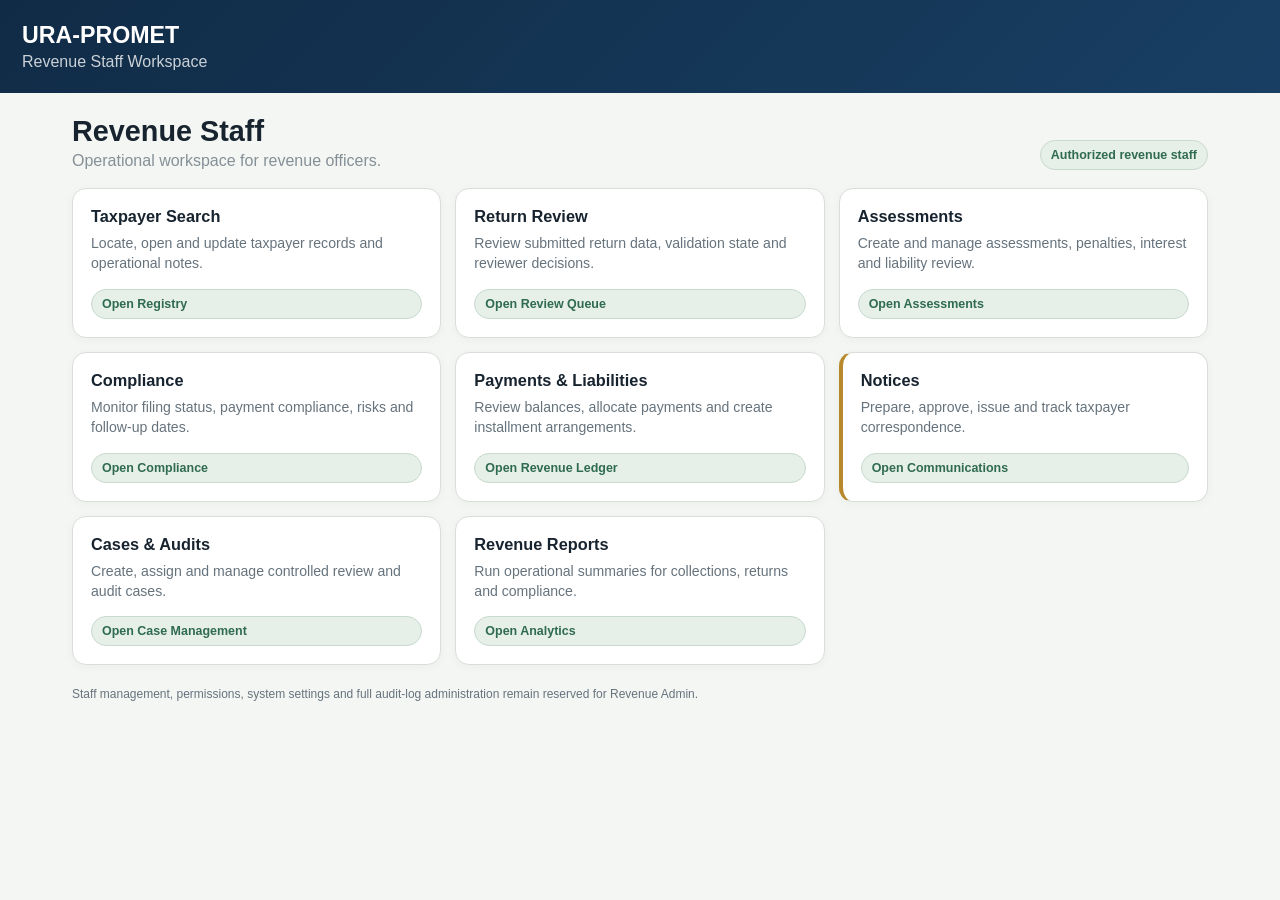
<file: static/revenue-staff.html>
<!doctype html><html><head><meta charset="utf-8"><meta name="viewport" content="width=device-width,initial-scale=1"><title>URA-PROMET Revenue Staff</title><link rel="stylesheet" href="/static/portals.css"><style>.cardlink{text-decoration:none;color:inherit;display:block}.cardlink .card{height:100%}.cardlink:focus{outline:2px solid #173b5e;outline-offset:3px}</style></head><body><div class="top"><div class="brand">URA-PROMET</div><div class="sub">Revenue Staff Workspace</div></div><main class="shell"><div class="hero"><div><h1>Revenue Staff</h1><div class="sub" style="color:#66737d">Operational workspace for revenue officers.</div></div><div class="badge">Authorized revenue staff</div></div><section class="grid"><a class="cardlink" href="/operations?module=taxpayers"><div class="card"><h2>Taxpayer Search</h2><p>Locate, open and update taxpayer records and operational notes.</p><div class="badge">Open Registry</div></div></a><a class="cardlink" href="/operations?module=returns"><div class="card"><h2>Return Review</h2><p>Review submitted return data, validation state and reviewer decisions.</p><div class="badge">Open Review Queue</div></div></a><a class="cardlink" href="/operations?module=assessments"><div class="card"><h2>Assessments</h2><p>Create and manage assessments, penalties, interest and liability review.</p><div class="badge">Open Assessments</div></div></a><a class="cardlink" href="/operations?module=compliance"><div class="card"><h2>Compliance</h2><p>Monitor filing status, payment compliance, risks and follow-up dates.</p><div class="badge">Open Compliance</div></div></a><a class="cardlink" href="/operations?module=payments"><div class="card"><h2>Payments &amp; Liabilities</h2><p>Review balances, allocate payments and create installment arrangements.</p><div class="badge">Open Revenue Ledger</div></div></a><a class="cardlink" href="/operations?module=notices"><div class="card notice"><h2>Notices</h2><p>Prepare, approve, issue and track taxpayer correspondence.</p><div class="badge">Open Communications</div></div></a><a class="cardlink" href="/operations?module=cases"><div class="card"><h2>Cases &amp; Audits</h2><p>Create, assign and manage controlled review and audit cases.</p><div class="badge">Open Case Management</div></div></a><a class="cardlink" href="/operations?module=reports"><div class="card"><h2>Revenue Reports</h2><p>Run operational summaries for collections, returns and compliance.</p><div class="badge">Open Analytics</div></div></a></section><div class="foot">Staff management, permissions, system settings and full audit-log administration remain reserved for Revenue Admin.</div></main></body></html>
</file>
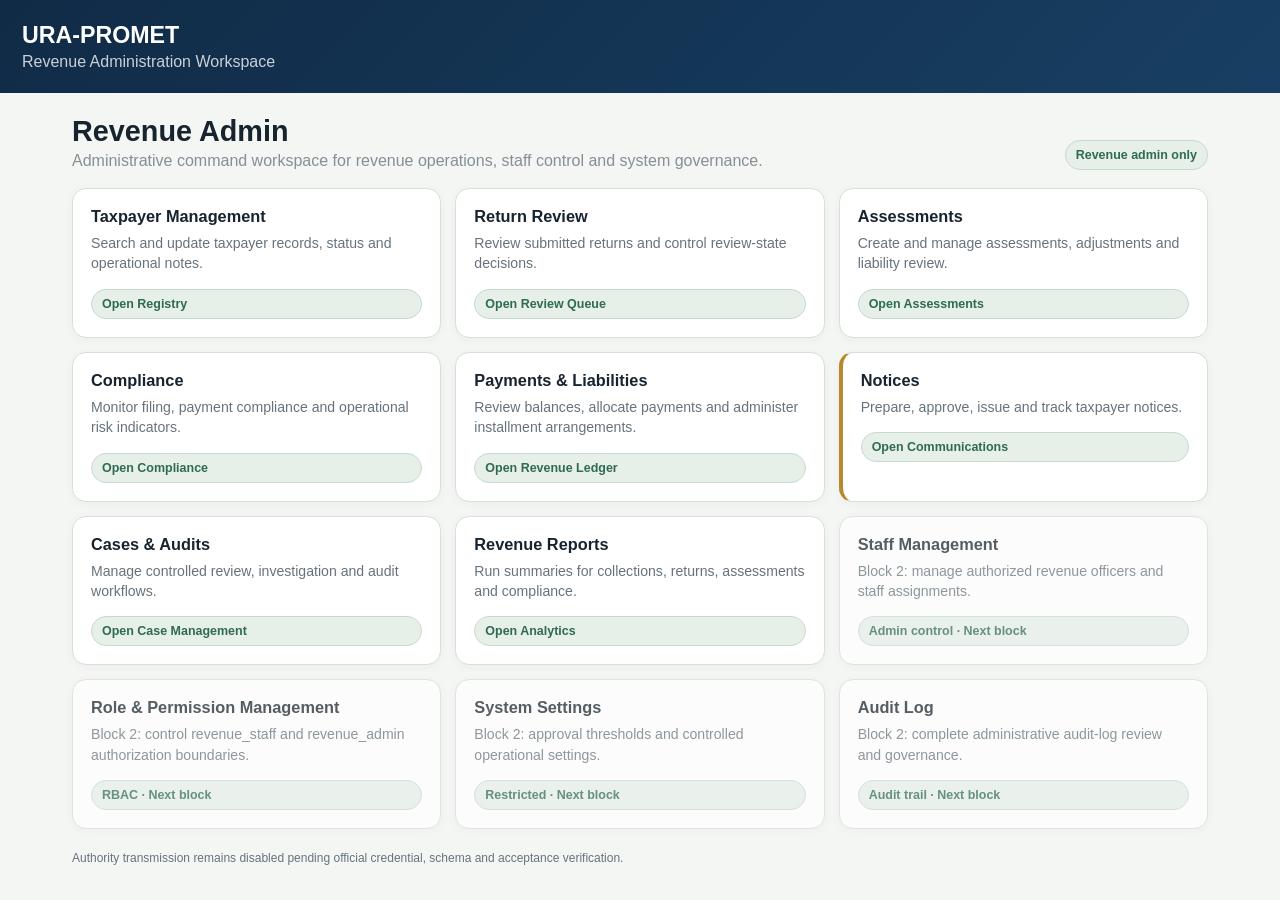
<file: static/revenue.html>
<!doctype html><html><head><meta charset="utf-8"><meta name="viewport" content="width=device-width,initial-scale=1"><title>URA-PROMET Revenue Admin</title><link rel="stylesheet" href="/static/portals.css"><style>.cardlink{text-decoration:none;color:inherit;display:block}.cardlink .card{height:100%}.cardlink:focus{outline:2px solid #173b5e;outline-offset:3px}.locked{opacity:.72}</style></head><body><div class="top"><div class="brand">URA-PROMET</div><div class="sub">Revenue Administration Workspace</div></div><main class="shell"><div class="hero"><div><h1>Revenue Admin</h1><div class="sub" style="color:#66737d">Administrative command workspace for revenue operations, staff control and system governance.</div></div><div class="badge">Revenue admin only</div></div><section class="grid"><a class="cardlink" href="/operations?module=taxpayers"><div class="card"><h2>Taxpayer Management</h2><p>Search and update taxpayer records, status and operational notes.</p><div class="badge">Open Registry</div></div></a><a class="cardlink" href="/operations?module=returns"><div class="card"><h2>Return Review</h2><p>Review submitted returns and control review-state decisions.</p><div class="badge">Open Review Queue</div></div></a><a class="cardlink" href="/operations?module=assessments"><div class="card"><h2>Assessments</h2><p>Create and manage assessments, adjustments and liability review.</p><div class="badge">Open Assessments</div></div></a><a class="cardlink" href="/operations?module=compliance"><div class="card"><h2>Compliance</h2><p>Monitor filing, payment compliance and operational risk indicators.</p><div class="badge">Open Compliance</div></div></a><a class="cardlink" href="/operations?module=payments"><div class="card"><h2>Payments &amp; Liabilities</h2><p>Review balances, allocate payments and administer installment arrangements.</p><div class="badge">Open Revenue Ledger</div></div></a><a class="cardlink" href="/operations?module=notices"><div class="card notice"><h2>Notices</h2><p>Prepare, approve, issue and track taxpayer notices.</p><div class="badge">Open Communications</div></div></a><a class="cardlink" href="/operations?module=cases"><div class="card"><h2>Cases &amp; Audits</h2><p>Manage controlled review, investigation and audit workflows.</p><div class="badge">Open Case Management</div></div></a><a class="cardlink" href="/operations?module=reports"><div class="card"><h2>Revenue Reports</h2><p>Run summaries for collections, returns, assessments and compliance.</p><div class="badge">Open Analytics</div></div></a><div class="card locked"><h2>Staff Management</h2><p>Block 2: manage authorized revenue officers and staff assignments.</p><div class="badge">Admin control · Next block</div></div><div class="card locked"><h2>Role &amp; Permission Management</h2><p>Block 2: control revenue_staff and revenue_admin authorization boundaries.</p><div class="badge">RBAC · Next block</div></div><div class="card locked"><h2>System Settings</h2><p>Block 2: approval thresholds and controlled operational settings.</p><div class="badge">Restricted · Next block</div></div><div class="card locked"><h2>Audit Log</h2><p>Block 2: complete administrative audit-log review and governance.</p><div class="badge">Audit trail · Next block</div></div></section><div class="foot">Authority transmission remains disabled pending official credential, schema and acceptance verification.</div></main></body></html>
</file>
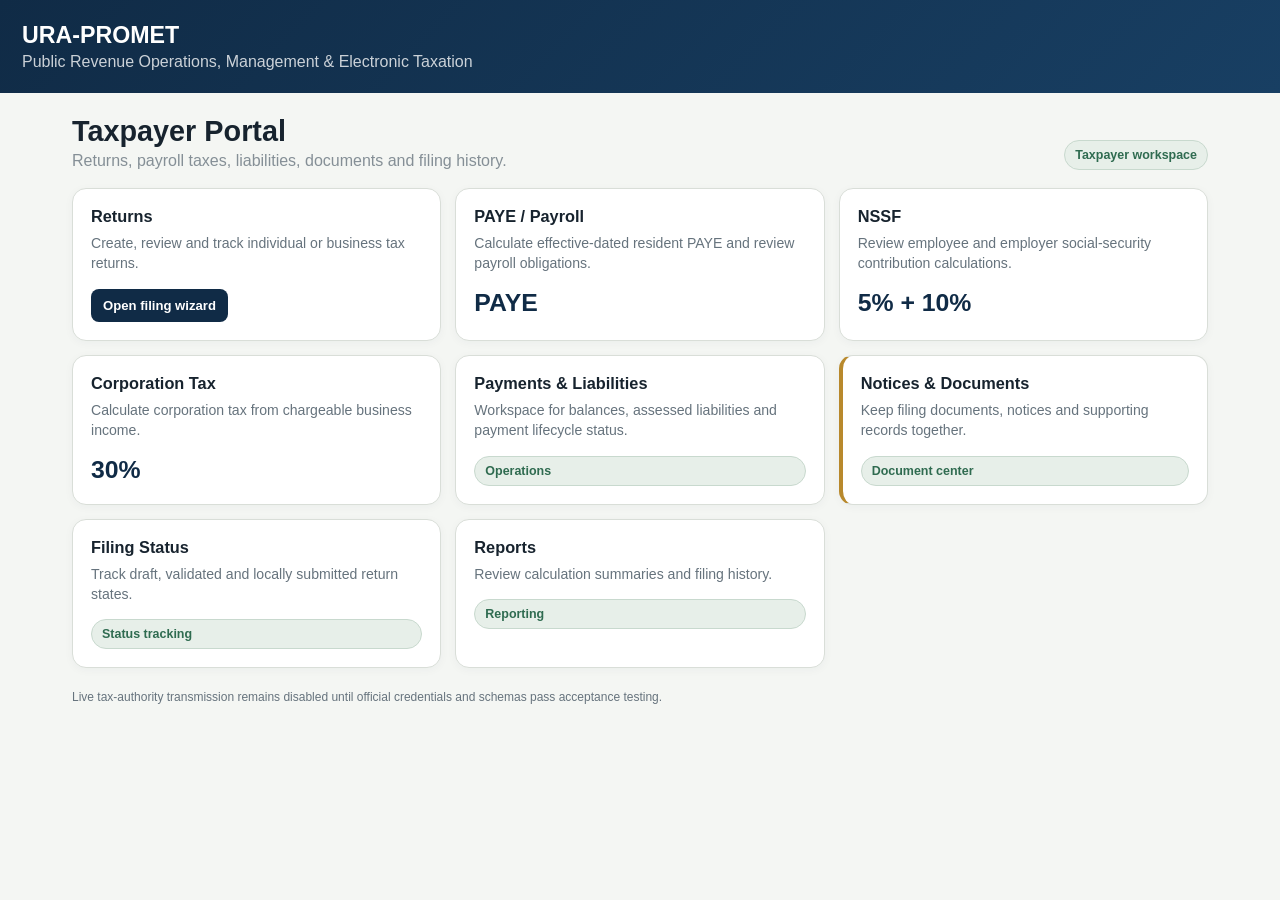
<file: static/taxpayer.html>
<!doctype html><html><head><meta charset="utf-8"><meta name="viewport" content="width=device-width,initial-scale=1"><title>URA-PROMET Taxpayer Portal</title><link rel="stylesheet" href="/static/portals.css"></head><body><div class="top"><div class="brand">URA-PROMET</div><div class="sub">Public Revenue Operations, Management & Electronic Taxation</div></div><main class="shell"><div class="hero"><div><h1>Taxpayer Portal</h1><div class="sub" style="color:#66737d">Returns, payroll taxes, liabilities, documents and filing history.</div></div><div class="badge">Taxpayer workspace</div></div><section class="grid"><div class="card"><h2>Returns</h2><p>Create, review and track individual or business tax returns.</p><a class="button" href="/app">Open filing wizard</a></div><div class="card"><h2>PAYE / Payroll</h2><p>Calculate effective-dated resident PAYE and review payroll obligations.</p><div class="metric">PAYE</div></div><div class="card"><h2>NSSF</h2><p>Review employee and employer social-security contribution calculations.</p><div class="metric">5% + 10%</div></div><div class="card"><h2>Corporation Tax</h2><p>Calculate corporation tax from chargeable business income.</p><div class="metric">30%</div></div><div class="card"><h2>Payments & Liabilities</h2><p>Workspace for balances, assessed liabilities and payment lifecycle status.</p><div class="badge">Operations</div></div><div class="card notice"><h2>Notices & Documents</h2><p>Keep filing documents, notices and supporting records together.</p><div class="badge">Document center</div></div><div class="card"><h2>Filing Status</h2><p>Track draft, validated and locally submitted return states.</p><div class="badge">Status tracking</div></div><div class="card"><h2>Reports</h2><p>Review calculation summaries and filing history.</p><div class="badge">Reporting</div></div></section><div class="foot">Live tax-authority transmission remains disabled until official credentials and schemas pass acceptance testing.</div></main></body></html>
</file>
<file: static/portals.css>
:root{--navy:#102b46;--navy2:#183f63;--paper:#f4f6f3;--card:#fff;--line:#d9ded8;--gold:#b8892c;--ink:#17232e;--muted:#66737d;--good:#2f6b50}*{box-sizing:border-box}body{margin:0;background:var(--paper);color:var(--ink);font-family:-apple-system,BlinkMacSystemFont,"Segoe UI",sans-serif}.top{background:linear-gradient(135deg,var(--navy),var(--navy2));color:white;padding:22px}.brand{font-size:1.45rem;font-weight:800}.sub{opacity:.78;margin-top:4px}.shell{max-width:1180px;margin:auto;padding:22px}.hero{display:flex;justify-content:space-between;gap:18px;align-items:end;margin-bottom:18px}.hero h1{margin:0;font-size:1.8rem}.badge{background:#e7efe9;color:var(--good);border:1px solid #c8d9ce;padding:7px 10px;border-radius:999px;font-weight:700;font-size:.78rem}.grid{display:grid;grid-template-columns:repeat(3,1fr);gap:14px}.card{background:var(--card);border:1px solid var(--line);border-radius:14px;padding:18px;min-height:145px;box-shadow:0 2px 10px rgba(16,43,70,.04)}.card h2{font-size:1.02rem;margin:0 0 7px}.card p{color:var(--muted);font-size:.88rem;margin:0 0 15px;line-height:1.45}.metric{font-size:1.55rem;font-weight:800;color:var(--navy)}a.button{display:inline-block;background:var(--navy);color:white;text-decoration:none;padding:9px 12px;border-radius:8px;font-weight:700;font-size:.82rem}.notice{border-left:4px solid var(--gold)}.foot{color:var(--muted);font-size:.75rem;margin-top:22px}@media(max-width:760px){.grid{grid-template-columns:1fr}.hero{align-items:start;flex-direction:column}.shell{padding:15px}.top{padding:18px}.card{min-height:auto}}
</file>
